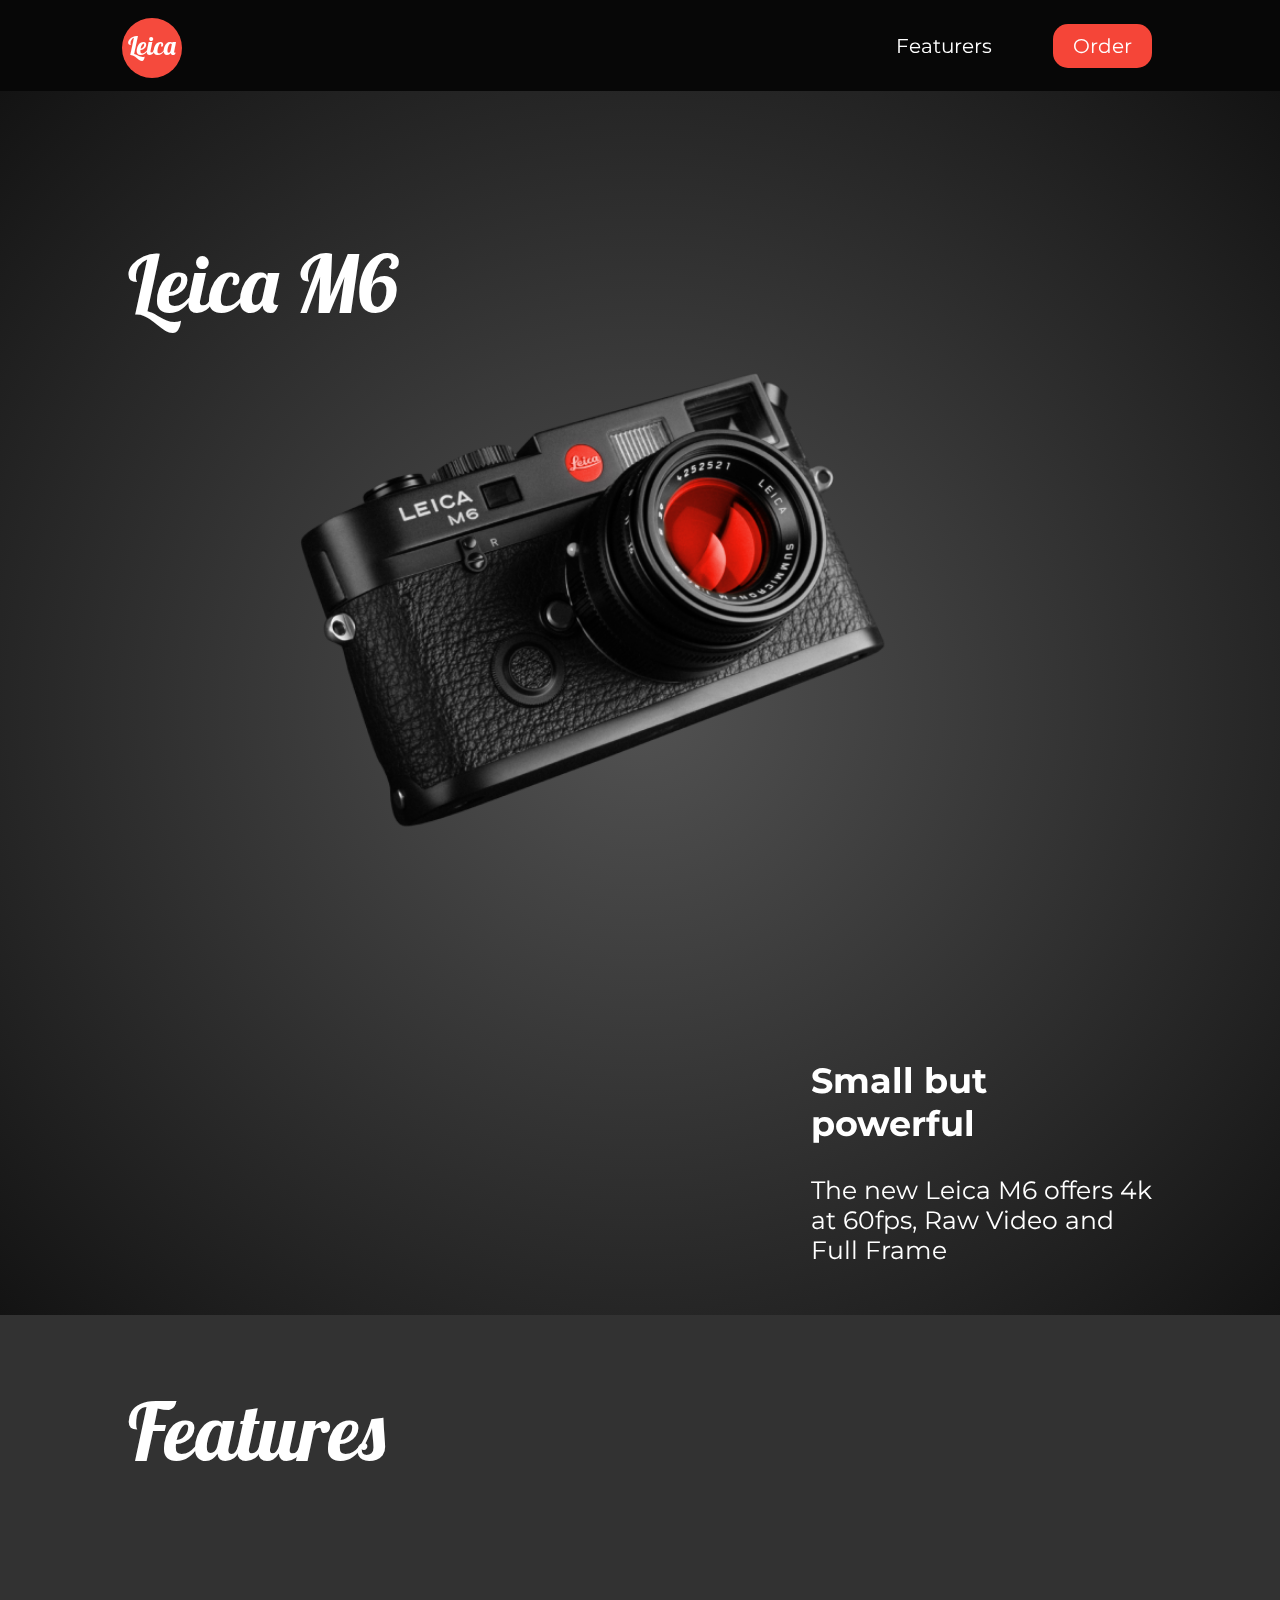
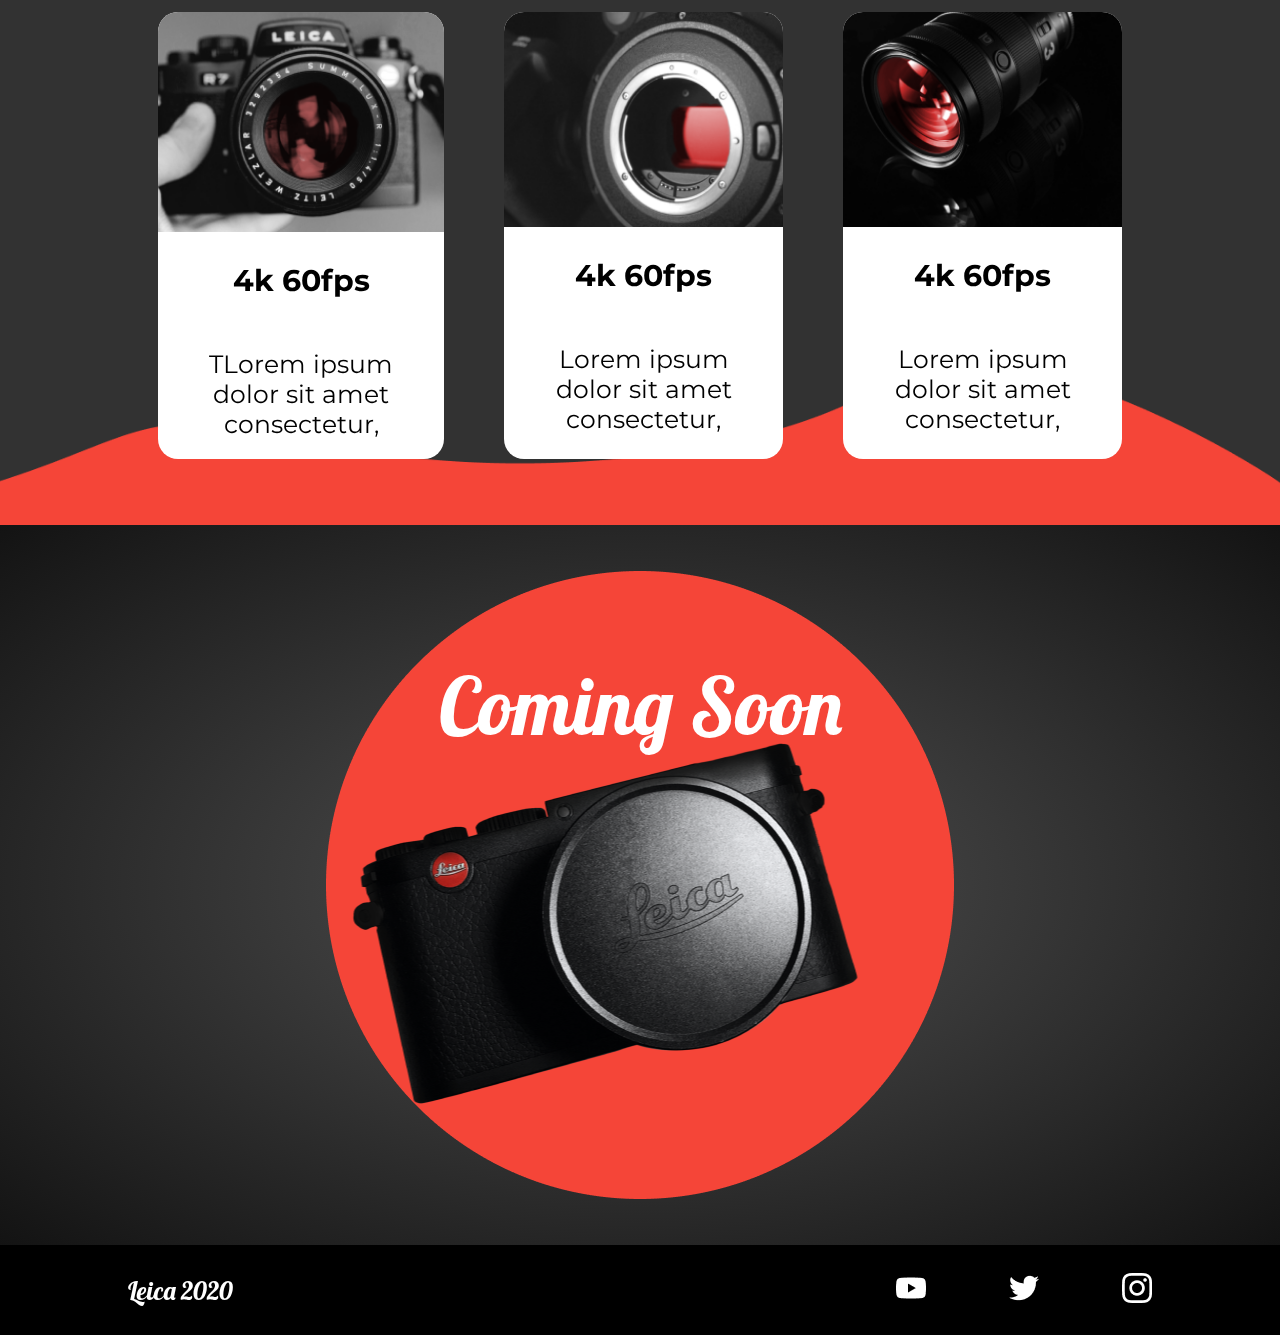
<file: index.html>
<!DOCTYPE html>
<html>
    <head>
        <title>Camera Website</title>
        <link rel="stylesheet" href="./styles/styles.css">
        <link rel="preconnect" href="https://fonts.gstatic.com">
        <link href="https://fonts.googleapis.com/css2?family=Lobster&display=swap" rel="stylesheet">
        <link href="https://fonts.googleapis.com/css2?family=Montserrat:wght@500&display=swap" rel="stylesheet">
    </head>
    <body>
        <main>
            <div class="nav-container">
                <nav>
                    <h1 id="logo">Leica</h1>
                    <ul>
                        <li><a href="features">Featurers</a></li>
                        <li><a class='order' href="soon">Order</a></li>
                    </ul>
                </nav>

            </div>

            <section class="home">
                <div class="showcase">
                    <h2>Leica M6</h2>
                    <img src="./img/camera 1.png" alt="Img">
                    <div class="info">
                        <h3>Small but powerful</h3>
                        <p>The new Leica M6 offers 4k at 60fps, Raw Video and Full Frame</p>
                    </div>
                    
                </div>
            </section>
            <div class="features-container">
                <section class="features">
                    <h2>Features</h2>
                    <div class="cards">
                        <div class="card">
                            <img src="./img/card1 1.png" alt="">
                            <h4>4k 60fps</h4>
                            <p>TLorem ipsum dolor sit amet consectetur, </p>
                        </div>
                        <div class="card">
                            <img src="./img/card2 1.png" alt="">
                            <h4>4k 60fps</h4>
                            <p>Lorem ipsum dolor sit amet consectetur, </p>
                        </div>
                        <div class="card">
                            <img src="./img/card3 1.png" alt="">
                            <h4>4k 60fps</h4>
                            <p>Lorem ipsum dolor sit amet consectetur, </p>
                        </div>
                    </div>
                </section >
                <img class="wave" src="./img/wave.png" alt="">
            </div>

            <section class="soon">
                <h2>Coming Soon</h2>
                <img src="./img/camera-soon-v2 1.png" alt="">
                <img class='circle' src="./img/circle.png" alt="">
            </section>
            <footer>
                <h1>Leica 2020</h1>
                <ul>
                    <li><a href="#"><img src="./img/yt-logo.png" alt=""></a></li>
                    <li><a href="#"><img src="./img/twitter-logo.png" alt=""></a></li>
                    <li><a href="#"><img src="./img/instagram-logo.png"></a></li>
                </ul>
            </footer>

        </main>
    </body>
</html>
</file>
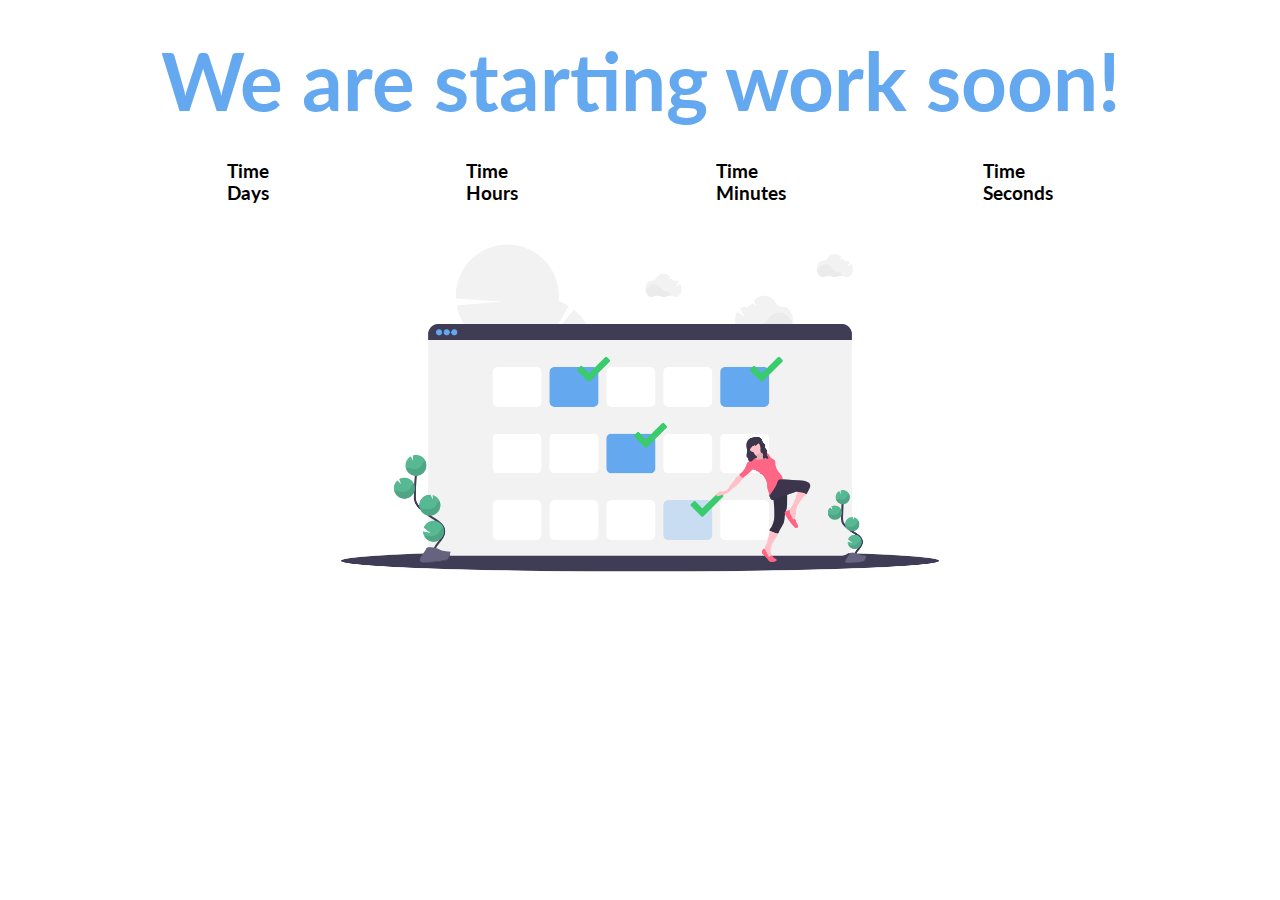
<file: JavaScript CountDown/index.html>
<!DOCTYPE html>
<html lang="en">
    <head>
        <meta charset="UTF-8" />
        <link rel="stylesheet" href="./style.css" />
        <link rel="preconnect" href="https://fonts.gstatic.com">
        <link href="https://fonts.googleapis.com/css2?family=Lato:wght@300&display=swap" rel="stylesheet">
    </head>

    <body>

       
        <section class="coming-soon">
            <div>
                <h2>We are starting work soon!</h2>
                
                <div class="countdown">
                    <div class="container-day">
                        <h3 class="day">Time</h3>
                        <h3>Days</h3>
                    </div>
                    <div class="container-hour">
                        <h3 class="hour">Time</h3>
                        <h3>Hours</h3>
                    </div>
                    <div class="container-minute">
                        <h3 class="minute">Time</h3>
                        <h3>Minutes</h3>
                    </div>
                    <div class="container-day">
                        <h3 class="second">Time</h3>
                        <h3>Seconds</h3>
                    </div>

                </div>
            </div>

            <img class="drawing" src="./undraw_checking_boxes_2ibd.png" alt="Countdown Image">
        </section>
       

        <script src="./app.js">
            
        </script>
    </body>
</html>
</file>
<file: styles/styles.css>
html {
  font-size: 62.5%;
}

* {
  margin: 0;
  padding: 0;
  -webkit-box-sizing: border-box;
          box-sizing: border-box;
}

body {
  color: white;
  font-family: 'Montserrat', sans-serif;
}

h1 {
  font-size: 2.5rem;
  font-family: 'Lobster', sans-serif;
  font-weight: lighter;
}

h2 {
  font-size: 8rem;
  font-family: 'Lobster', sans-serif;
  font-weight: lighter;
}

h3 {
  font-size: 3.5rem;
}

h4 {
  font-size: 3rem;
}

p {
  font-size: 2.5rem;
}

li {
  font-size: 2rem;
}

a {
  color: white;
  text-decoration: none;
}

.home {
  background: radial-gradient(#525252, #131313);
}

.nav-container {
  background-color: #070707;
}

nav {
  width: 80%;
  margin: auto;
  min-height: 10vh;
  padding: 3rem 0rem;
  display: -webkit-box;
  display: -ms-flexbox;
  display: flex;
  -webkit-box-pack: justify;
      -ms-flex-pack: justify;
          justify-content: space-between;
  -webkit-box-align: center;
      -ms-flex-align: center;
          align-items: center;
  /* align items center */
}

nav ul {
  list-style: none;
  display: -webkit-box;
  display: -ms-flexbox;
  display: flex;
  -webkit-box-pack: justify;
      -ms-flex-pack: justify;
          justify-content: space-between;
  -webkit-box-flex: 1;
      -ms-flex: 1;
          flex: 1;
}

nav #logo {
  -webkit-box-flex: 3;
      -ms-flex: 3;
          flex: 3;
  position: relative;
}

nav #logo::after {
  content: '';
  position: absolute;
  top: 0;
  left: 0;
  width: 6rem;
  height: 6rem;
  background: #f54538;
  border-radius: 50%;
  -webkit-transform: translate(-10%, -20%);
          transform: translate(-10%, -20%);
  mix-blend-mode: screen;
}

nav .order {
  background-color: #f54538;
  padding: 1rem 2rem;
  border-radius: 15px;
}

.showcase {
  display: -ms-grid;
  display: grid;
  min-height: 90vh;
  -ms-grid-columns: 10% (minmax(5rem, 1fr))[3] 10%;
      grid-template-columns: 10% repeat(3, minmax(5rem, 1fr)) 10%;
  -ms-grid-rows: 1fr 2fr 1fr;
      grid-template-rows: 1fr 2fr 1fr;
}

.showcase h2 {
  -ms-grid-column: 2;
  -ms-grid-column-span: 1;
  grid-column: 2/3;
  -ms-flex-item-align: end;
      align-self: flex-end;
}

.showcase img {
  -ms-grid-row: 2;
  -ms-grid-row-span: 1;
  grid-row: 2/3;
  -ms-grid-column: 3;
  -ms-grid-column-span: 1;
  grid-column: 3/4;
  height: 110%;
  -o-object-fit: cover;
     object-fit: cover;
  -ms-flex-item-align: center;
      -ms-grid-row-align: center;
      align-self: center;
  -ms-grid-column-align: center;
      justify-self: center;
}

.showcase .info {
  -ms-grid-column: 4;
  -ms-grid-column-span: 1;
  grid-column: 4/5;
  -ms-grid-row: 4;
  -ms-grid-row-span: 1;
  grid-row: 4/5;
}

.showcase .info h3 {
  padding-bottom: 3rem;
}

.showcase .info p {
  padding-bottom: 5rem;
}

.features-container {
  background: #323232;
  position: relative;
  z-index: 0;
  overflow: hidden;
}

.features-container .wave {
  position: absolute;
  left: 0;
  bottom: -25%;
  width: 100%;
  z-index: -1;
}

.features {
  min-height: 90vh;
  width: 80%;
  margin: auto;
  display: -webkit-box;
  display: -ms-flexbox;
  display: flex;
  -webkit-box-orient: vertical;
  -webkit-box-direction: normal;
      -ms-flex-direction: column;
          flex-direction: column;
  -ms-flex-pack: distribute;
      justify-content: space-around;
}

.features .cards {
  display: -webkit-box;
  display: -ms-flexbox;
  display: flex;
  -webkit-box-pack: justify;
      -ms-flex-pack: justify;
          justify-content: space-between;
  color: black;
}

.features .cards .card {
  background: white;
  margin: 0rem 3rem;
  display: -webkit-box;
  display: -ms-flexbox;
  display: flex;
  -webkit-box-orient: vertical;
  -webkit-box-direction: normal;
      -ms-flex-direction: column;
          flex-direction: column;
  text-align: center;
  border-radius: 2rem;
  overflow: hidden;
}

.features .cards .card h4 {
  margin: 3rem 0rem;
}

.features .cards .card p {
  padding: 2rem;
}

.features .cards .card img {
  -o-object-fit: cover;
     object-fit: cover;
}

.soon {
  background: radial-gradient(#525252, #131313);
  min-height: 80vh;
  position: relative;
  z-index: 0;
}

.soon img, .soon .circle, .soon h2 {
  position: absolute;
  top: 50%;
  left: 50%;
  -webkit-transform: translate(-50%, -50%);
          transform: translate(-50%, -50%);
}

.soon .circle {
  z-index: -1;
}

.soon h2 {
  top: 25%;
}

footer {
  min-height: 10vh;
  background: black;
  padding-left: 10%;
  padding-right: 10%;
  display: -webkit-box;
  display: -ms-flexbox;
  display: flex;
  -webkit-box-align: center;
      -ms-flex-align: center;
          align-items: center;
  -webkit-box-pack: justify;
      -ms-flex-pack: justify;
          justify-content: space-between;
}

footer ul {
  display: -webkit-box;
  display: -ms-flexbox;
  display: flex;
  -webkit-box-flex: 1;
      -ms-flex: 1;
          flex: 1;
  list-style: none;
  -webkit-box-pack: justify;
      -ms-flex-pack: justify;
          justify-content: space-between;
}

footer h1 {
  -webkit-box-flex: 3;
      -ms-flex: 3;
          flex: 3;
}

@media screen and (max-width: 1200px) {
  html {
    font-size: 50%;
  }
  nav #logo {
    -webkit-box-flex: 1;
        -ms-flex: 1;
            flex: 1;
  }
  nav ul li {
    margin-left: 5rem;
  }
  .showcase {
    -ms-grid-columns: 10% 1fr 10%;
        grid-template-columns: 10% 1fr 10%;
  }
  .showcase img {
    width: 100%;
    -o-object-fit: contain;
       object-fit: contain;
  }
  .showcase img, .showcase h2, .showcase .info {
    -ms-grid-column: 2;
    -ms-grid-column-span: 1;
    grid-column: 2/3;
    text-align: center;
  }
  .features {
    -webkit-box-align: center;
        -ms-flex-align: center;
            align-items: center;
  }
  .features h2 {
    margin-top: 5rem;
  }
  .features .cards {
    -webkit-box-orient: vertical;
    -webkit-box-direction: normal;
        -ms-flex-direction: column;
            flex-direction: column;
    width: 60%;
  }
  .features .cards .card {
    margin: 5rem 0rem;
  }
  .soon {
    overflow: hidden;
  }
  .soon img {
    width: 60%;
  }
  .soon h2 {
    font-size: 5rem;
    text-align: center;
  }
  footer h1 {
    font-size: 2rem;
  }
}
/*# sourceMappingURL=styles.css.map */
</file>
<file: JavaScript CountDown/style.css>
*{
    margin: 0;
    padding: 0;
    box-sizing: border-box;
}

body{
    font-family: 'Lato', sans-serif;
}

h2{
    font-size: 5rem;
    color: #64a8f0;
    text-align: center;
    padding: 2rem;
}

.coming-soon{
    max-height: 100vh;
    display: flex;
    align-items: center;
    flex-direction: column;
    justify-content: center;
}

.countdown{
    display: flex;
    flex-direction: row;
    justify-content: space-around;
}

.drawing{
    width: 45rem;
}
</file>
